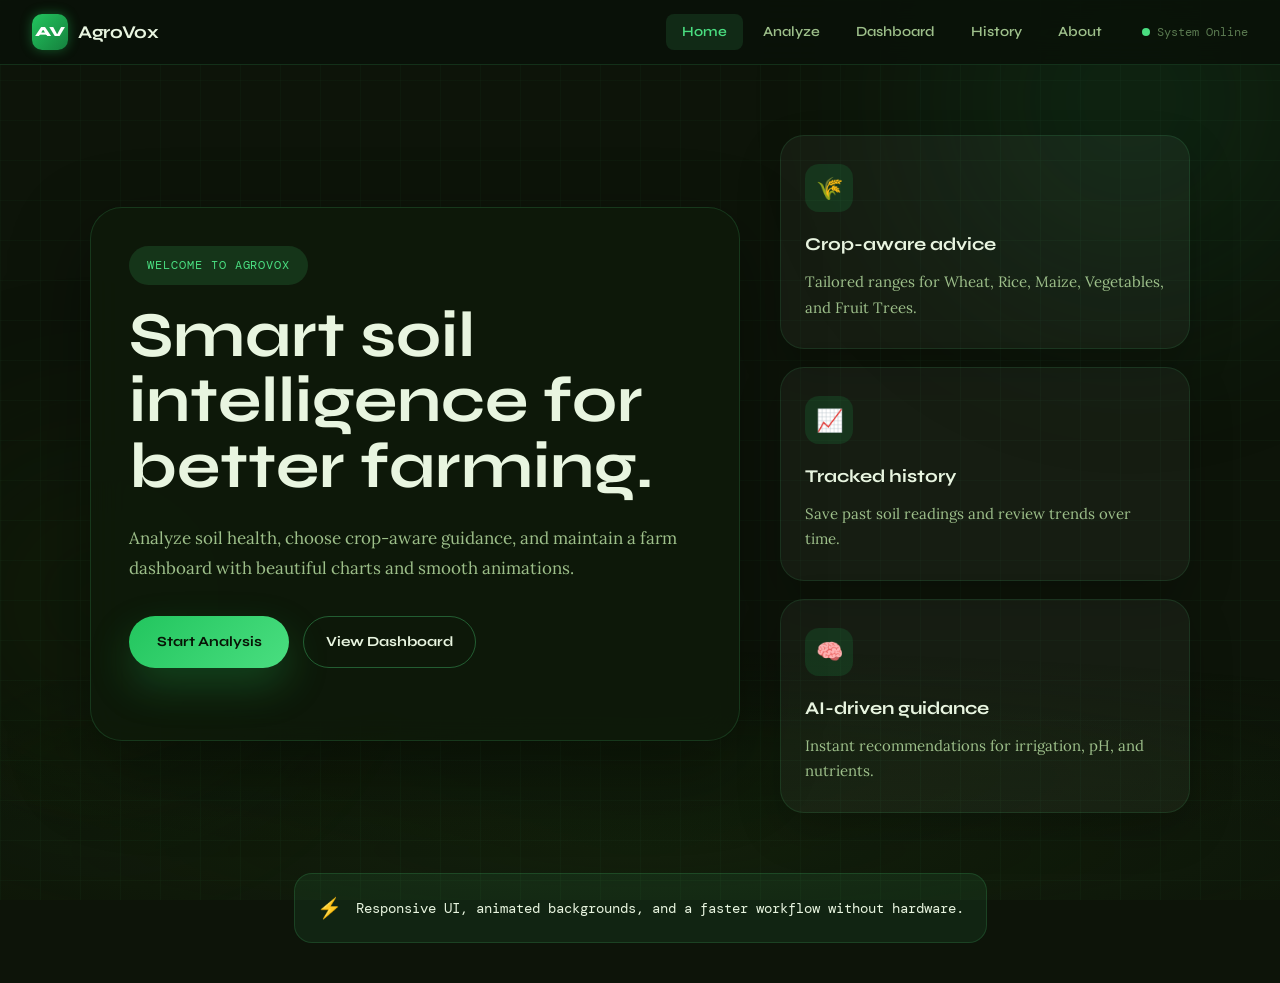
<file: agrovox/index.html>
<!DOCTYPE html>
<html lang="en">
<head>
  <meta charset="UTF-8" />
  <meta name="viewport" content="width=device-width, initial-scale=1.0" />
  <title>AgroVox Home</title>
  <link rel="preconnect" href="https://fonts.googleapis.com">
  <link href="https://fonts.googleapis.com/css2?family=Syne:wght@400;600;700;800&family=DM+Mono:ital,wght@0,300;0,400;1,300&family=Lora:ital,wght@0,400;0,600;1,400&display=swap" rel="stylesheet">
  <link rel="stylesheet" href="css/style.css" />
</head>
<body class="welcome-page">

  <div class="bg-canvas">
    <div class="soil-layer l1"></div>
    <div class="soil-layer l2"></div>
    <div class="floating-orb orb1"></div>
    <div class="floating-orb orb2"></div>
    <div class="grid-overlay"></div>
  </div>

  <nav class="topnav">
    <div class="brand-logo">
      
      <div class="logo-mark">AV</div>
      <span class="brand-name">AgroVox</span>
    </div>
    <div class="nav-links">
      <a href="index.html" class="active">Home</a>
      <a href="analyze.html">Analyze</a>
      <a href="pages/dashboard.html">Dashboard</a>
      <a href="pages/history.html">History</a>
      <a href="pages/about.html">About</a>
    </div>
    <div class="nav-status">
      <span class="status-dot"></span>
      <span>System Online</span>
    </div>
  </nav>

  <main class="welcome-hero">
    <section class="welcome-panel">
      <div class="welcome-badge">Welcome to AgroVox</div>
      <h1>Smart soil intelligence for better farming.</h1>
      <p>Analyze soil health, choose crop-aware guidance, and maintain a farm dashboard with beautiful charts and smooth animations.</p>
      <div class="welcome-actions">
        <a href="analyze.html" class="primary-btn">Start Analysis</a>
        <a href="pages/dashboard.html" class="outline-btn">View Dashboard</a>
      </div>
    </section>

    <section class="welcome-highlights">
      <div class="highlight-card pulse-card">
        <div class="card-icon">🌾</div>
        <h3>Crop-aware advice</h3>
        <p>Tailored ranges for Wheat, Rice, Maize, Vegetables, and Fruit Trees.</p>
      </div>
      <div class="highlight-card glow-card">
        <div class="card-icon">📈</div>
        <h3>Tracked history</h3>
        <p>Save past soil readings and review trends over time.</p>
      </div>
      <div class="highlight-card pulse-card">
        <div class="card-icon">🧠</div>
        <h3>AI-driven guidance</h3>
        <p>Instant recommendations for irrigation, pH, and nutrients.</p>
      </div>
    </section>
  </main>

  <footer class="welcome-footer">
    <div class="footer-card">
      <span>⚡</span>
      <p>Responsive UI, animated backgrounds, and a faster workflow without hardware.</p>
    </div>
  </footer>

</body>
</html>
</file>
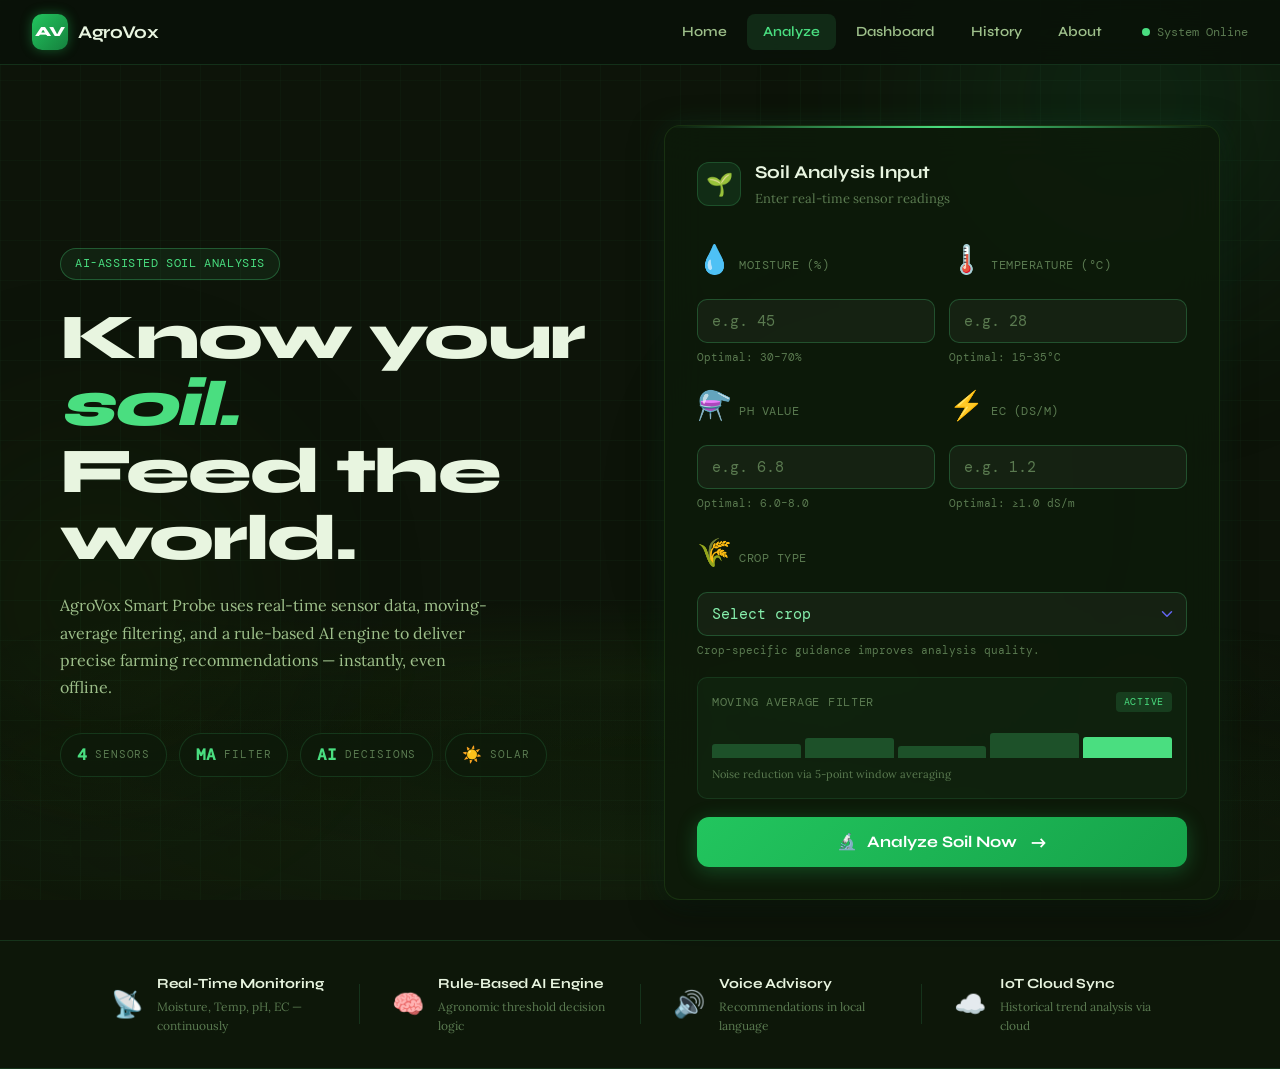
<file: agrovox/analyze.html>
<!DOCTYPE html>
<html lang="en">
<head>
  <meta charset="UTF-8" />
  <meta name="viewport" content="width=device-width, initial-scale=1.0" />
  <title>AgroVox Smart Probe</title>
  <link rel="preconnect" href="https://fonts.googleapis.com">
  <link href="https://fonts.googleapis.com/css2?family=Syne:wght@400;600;700;800&family=DM+Mono:ital,wght@0,300;0,400;1,300&family=Lora:ital,wght@0,400;0,600;1,400&display=swap" rel="stylesheet">
  <link rel="stylesheet" href="css/style.css" />
</head>
<body class="landing-page">

  <!-- Animated background -->
  <div class="bg-canvas">
    <div class="soil-layer l1"></div>
    <div class="soil-layer l2"></div>
    <div class="soil-layer l3"></div>
    <div class="floating-orb orb1"></div>
    <div class="floating-orb orb2"></div>
    <div class="floating-orb orb3"></div>
    <div class="grid-overlay"></div>
  </div>

  <!-- Nav -->
  <nav class="topnav">
    <div class="brand-logo">
      <div class="logo-mark">AV</div>
      <span class="brand-name">AgroVox</span>
    </div>
    <div class="nav-links">
      <a href="index.html">Home</a>
      <a href="analyze.html" class="active">Analyze</a>
      <a href="pages/dashboard.html">Dashboard</a>
      <a href="pages/history.html">History</a>
      <a href="pages/about.html">About</a>
    </div>
    <div class="nav-status">
      <span class="status-dot"></span>
      <span>System Online</span>
    </div>
  </nav>

  <!-- Hero -->
  <main class="hero-section">
    <div class="hero-left">
      <div class="hero-tag">AI-Assisted Soil Analysis</div>
      <h1 class="hero-title">
        Know your <em>soil.</em><br/>
        Feed the world.
      </h1>
      <p class="hero-desc">
        AgroVox Smart Probe uses real-time sensor data, moving-average filtering,
        and a rule-based AI engine to deliver precise farming recommendations —
        instantly, even offline.
      </p>
      <div class="hero-stats">
        <div class="stat-pill"><span class="stat-num">4</span><span>Sensors</span></div>
        <div class="stat-pill"><span class="stat-num">MA</span><span>Filter</span></div>
        <div class="stat-pill"><span class="stat-num">AI</span><span>Decisions</span></div>
        <div class="stat-pill"><span class="stat-num">☀️</span><span>Solar</span></div>
      </div>
    </div>

    <div class="hero-right">
      <div class="probe-card">
        <div class="probe-card-header">
          <div class="probe-icon">🌱</div>
          <div>
            <div class="probe-title">Soil Analysis Input</div>
            <div class="probe-sub">Enter real-time sensor readings</div>
          </div>
        </div>

        <form class="sensor-form" id="sensorForm">
          <div class="input-row">
            <div class="input-group">
              <label>
                <span class="param-icon">💧</span>
                Moisture (%)
              </label>
              <input type="number" id="moisture" placeholder="e.g. 45" min="0" max="100" step="0.1" required />
              <div class="range-hint">Optimal: 30–70%</div>
            </div>
            <div class="input-group">
              <label>
                <span class="param-icon">🌡️</span>
                Temperature (°C)
              </label>
              <input type="number" id="temp" placeholder="e.g. 28" min="0" max="60" step="0.1" required />
              <div class="range-hint">Optimal: 15–35°C</div>
            </div>
          </div>
          <div class="input-row">
            <div class="input-group">
              <label>
                <span class="param-icon">⚗️</span>
                pH Value
              </label>
              <input type="number" id="ph" placeholder="e.g. 6.8" min="0" max="14" step="0.1" required />
              <div class="range-hint">Optimal: 6.0–8.0</div>
            </div>
            <div class="input-group">
              <label>
                <span class="param-icon">⚡</span>
                EC (dS/m)
              </label>
              <input type="number" id="ec" placeholder="e.g. 1.2" min="0" max="10" step="0.01" required />
              <div class="range-hint">Optimal: ≥1.0 dS/m</div>
            </div>
          </div>

          <div class="input-row">
            <div class="input-group full-width">
              <label>
                <span class="param-icon">🌾</span>
                Crop Type
              </label>
              <select id="crop" required>
                <option value="">Select crop</option>
                <option>Wheat</option>
                <option>Rice</option>
                <option>Maize</option>
                <option>Vegetables</option>
                <option>Fruit Trees</option>
              </select>
              <div class="range-hint">Crop-specific guidance improves analysis quality.</div>
            </div>
          </div>

          <!-- MA Filter Visualizer -->
          <div class="ma-section">
            <div class="ma-label">
              <span>Moving Average Filter</span>
              <span class="ma-badge">ACTIVE</span>
            </div>
            <div class="ma-bars" id="maBars">
              <div class="ma-bar" style="height:40%"></div>
              <div class="ma-bar" style="height:55%"></div>
              <div class="ma-bar" style="height:35%"></div>
              <div class="ma-bar" style="height:70%"></div>
              <div class="ma-bar active" style="height:60%"></div>
            </div>
            <div class="ma-desc">Noise reduction via 5-point window averaging</div>
          </div>

          <button type="button" class="analyze-btn" onclick="analyzeAndGo()">
            <span class="btn-icon">🔬</span>
            Analyze Soil Now
            <span class="btn-arrow">→</span>
          </button>
        </form>
      </div>
    </div>
  </main>

  <!-- Feature strip -->
  <section class="feature-strip">
    <div class="feature-item">
      <div class="feat-icon">📡</div>
      <div class="feat-text">
        <strong>Real-Time Monitoring</strong>
        <span>Moisture, Temp, pH, EC — continuously</span>
      </div>
    </div>
    <div class="feat-divider"></div>
    <div class="feature-item">
      <div class="feat-icon">🧠</div>
      <div class="feat-text">
        <strong>Rule-Based AI Engine</strong>
        <span>Agronomic threshold decision logic</span>
      </div>
    </div>
    <div class="feat-divider"></div>
    <div class="feature-item">
      <div class="feat-icon">🔊</div>
      <div class="feat-text">
        <strong>Voice Advisory</strong>
        <span>Recommendations in local language</span>
      </div>
    </div>
    <div class="feat-divider"></div>
    <div class="feature-item">
      <div class="feat-icon">☁️</div>
      <div class="feat-text">
        <strong>IoT Cloud Sync</strong>
        <span>Historical trend analysis via cloud</span>
      </div>
    </div>
  </section>

  <script src="js/app.js"></script>
</body>
</html>
</file>
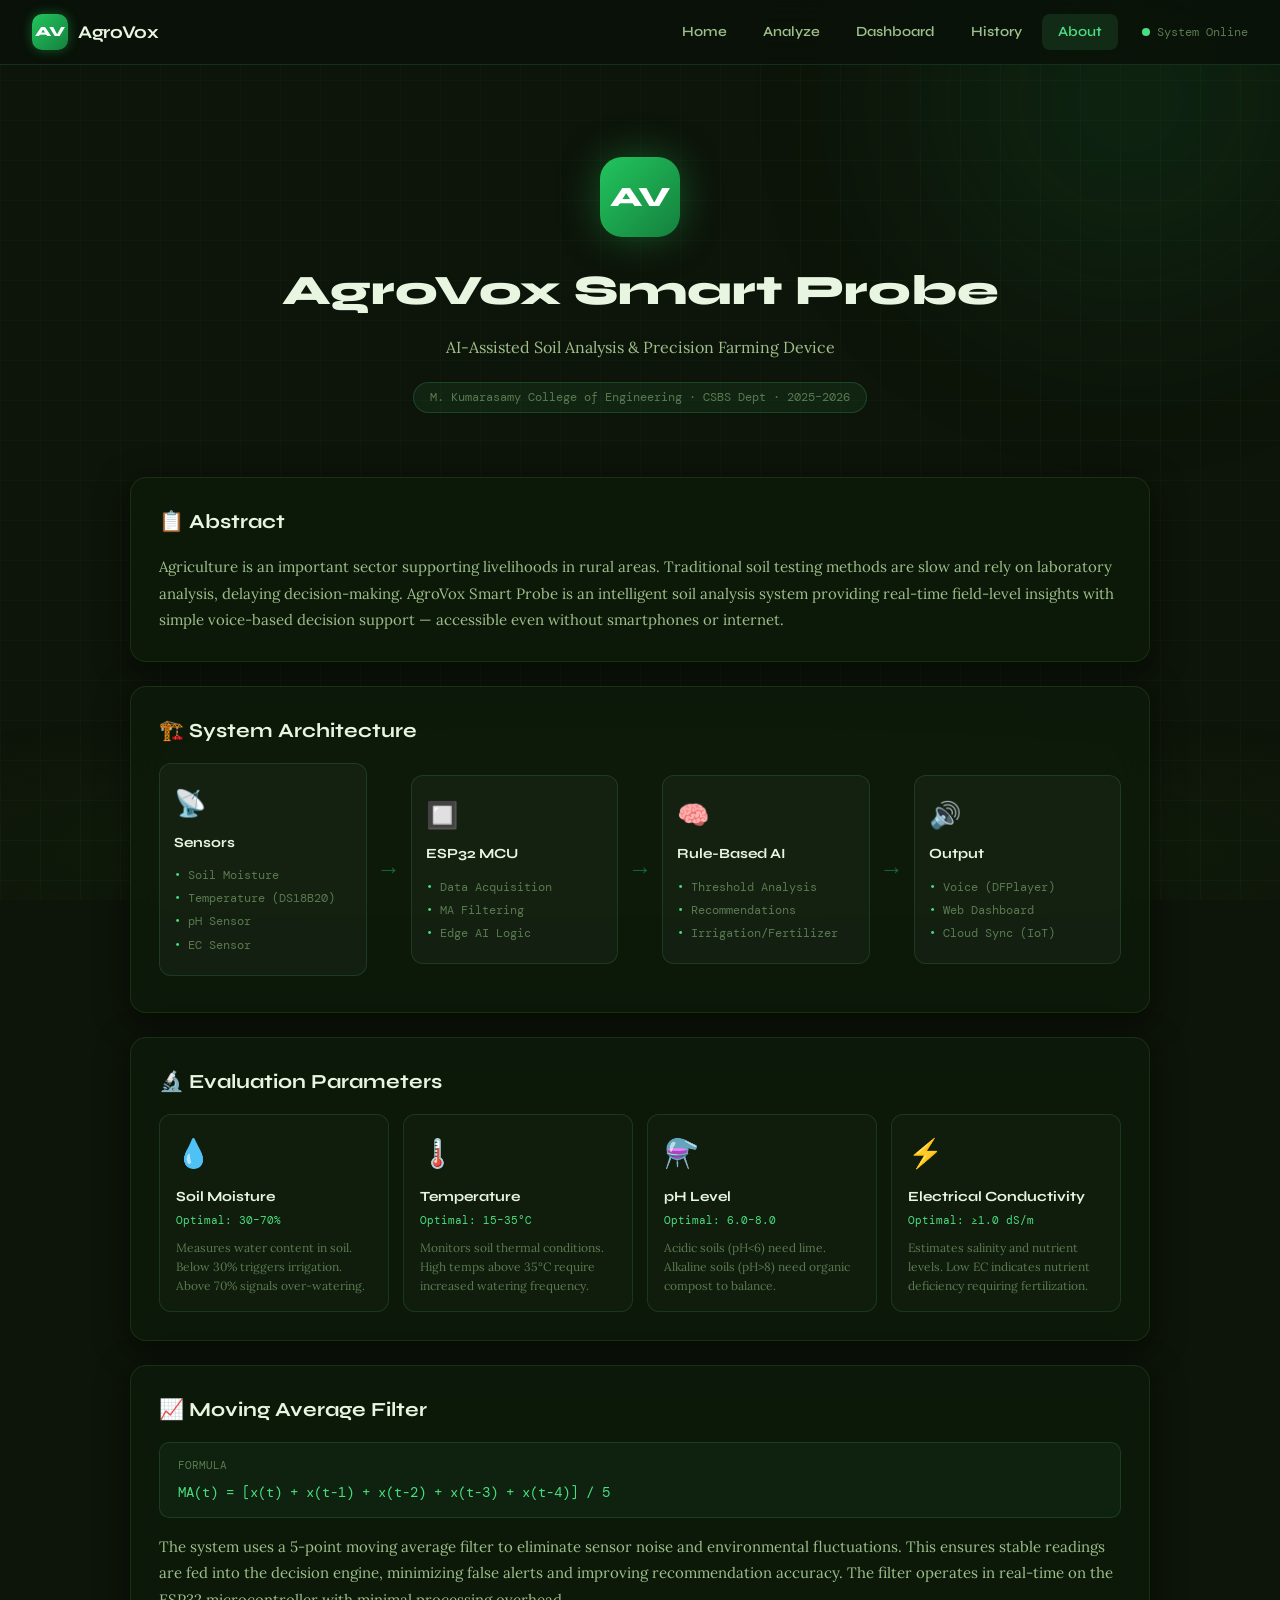
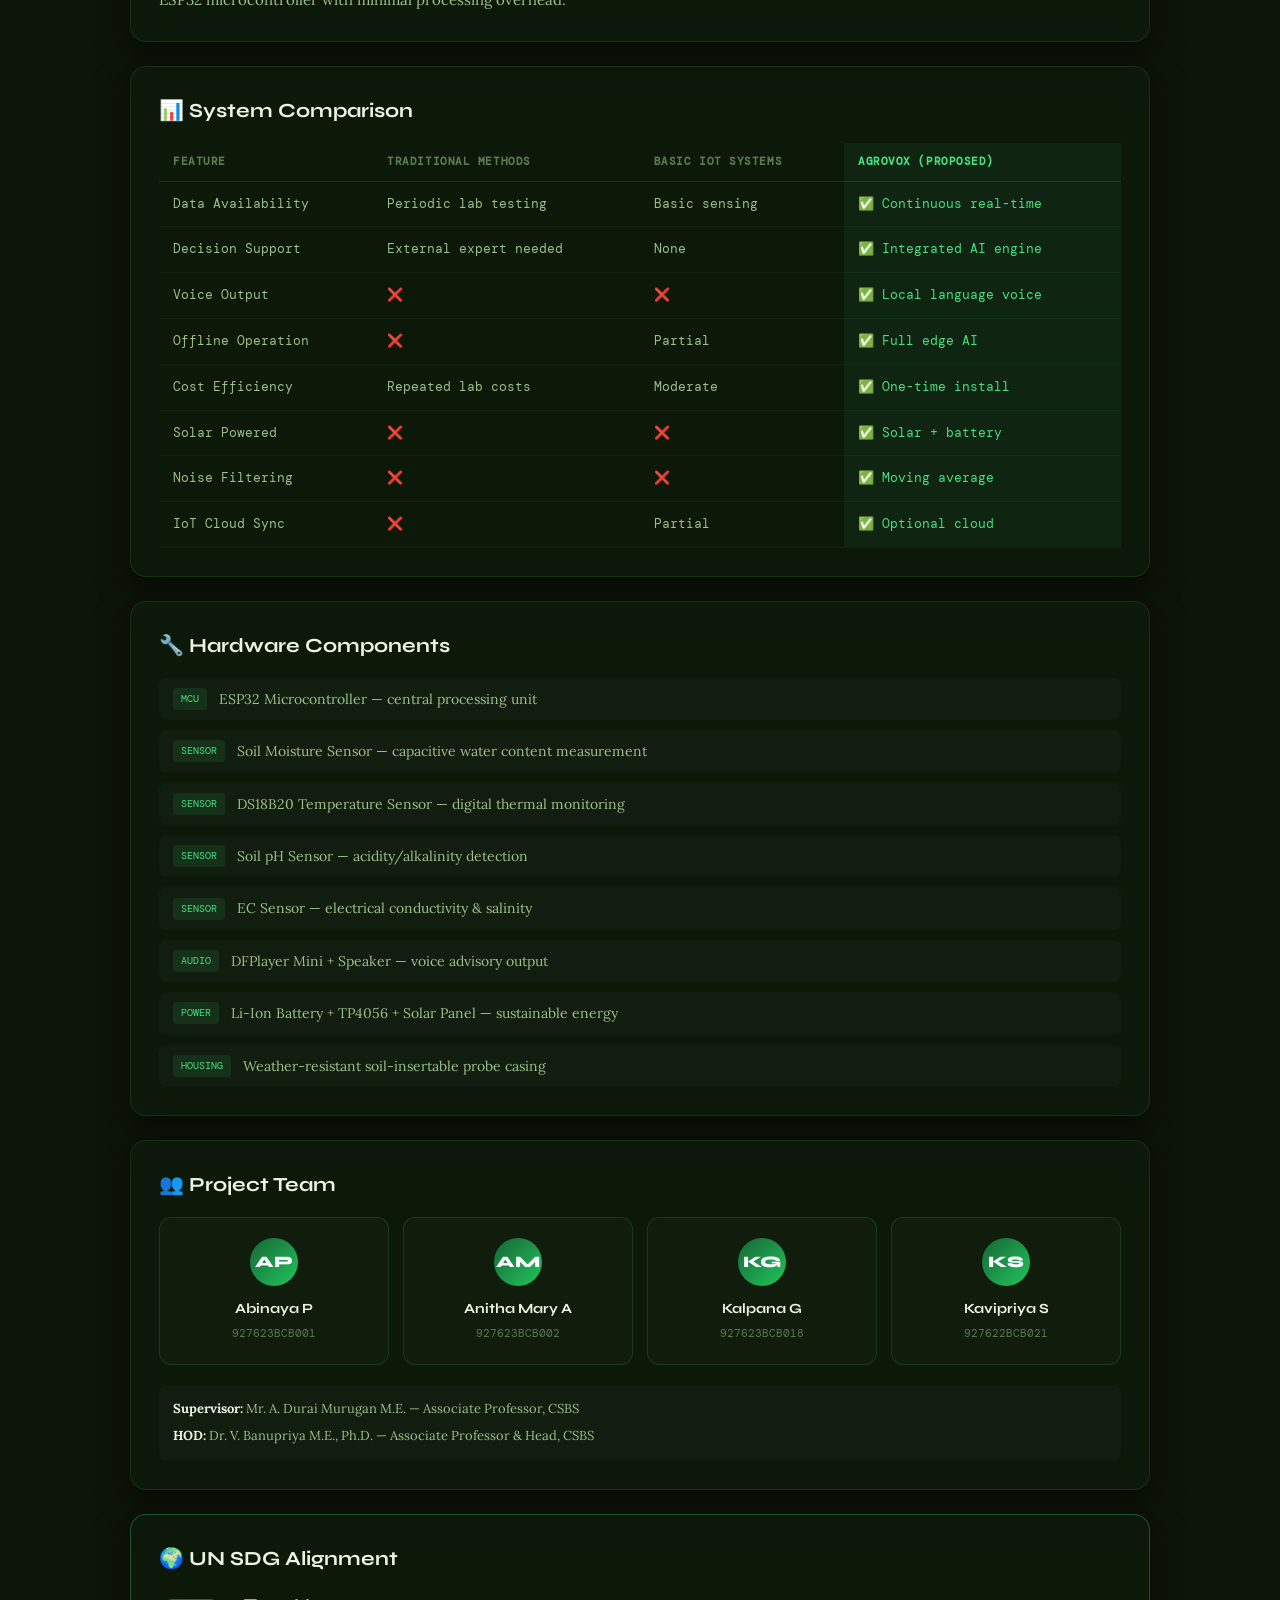
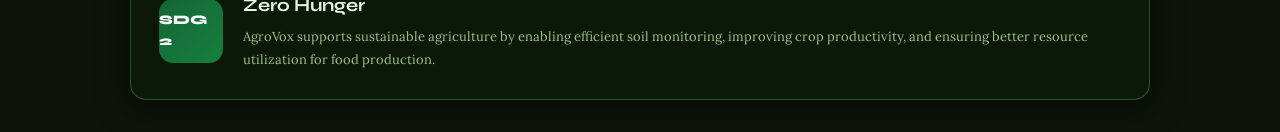
<file: agrovox/pages/about.html>
<!DOCTYPE html>
<html lang="en">
<head>
  <meta charset="UTF-8" />
  <meta name="viewport" content="width=device-width, initial-scale=1.0" />
  <title>AgroVox – About</title>
  <link rel="preconnect" href="https://fonts.googleapis.com">
  <link href="https://fonts.googleapis.com/css2?family=Syne:wght@400;600;700;800&family=DM+Mono:ital,wght@0,300;0,400;1,300&family=Lora:ital,wght@0,400;0,600;1,400&display=swap" rel="stylesheet">
  <link rel="stylesheet" href="../css/style.css" />
</head>
<body class="about-page">

  <div class="bg-canvas">
    <div class="soil-layer l1"></div>
    <div class="floating-orb orb1"></div>
    <div class="grid-overlay"></div>
  </div>

  <nav class="topnav">
    <div class="brand-logo">
      <div class="logo-mark">AV</div>
      <span class="brand-name">AgroVox</span>
    </div>
    <div class="nav-links">
      <a href="../index.html">Home</a>
      <a href="../analyze.html">Analyze</a>
      <a href="dashboard.html">Dashboard</a>
      <a href="history.html">History</a>
      <a href="about.html" class="active">About</a>
    </div>
    <div class="nav-status">
      <span class="status-dot"></span>
      <span>System Online</span>
    </div>
  </nav>

  <div class="about-wrapper">

    <!-- Hero -->
    <div class="about-hero">
      <div class="about-logo-big">AV</div>
      <h1>AgroVox Smart Probe</h1>
      <p class="about-tagline">AI-Assisted Soil Analysis & Precision Farming Device</p>
      <div class="college-tag">M. Kumarasamy College of Engineering · CSBS Dept · 2025–2026</div>
    </div>

    <!-- Abstract -->
    <div class="glass-card about-section">
      <h2>📋 Abstract</h2>
      <p>Agriculture is an important sector supporting livelihoods in rural areas. Traditional soil testing methods are slow and rely on laboratory analysis, delaying decision-making. AgroVox Smart Probe is an intelligent soil analysis system providing real-time field-level insights with simple voice-based decision support — accessible even without smartphones or internet.</p>
    </div>

    <!-- System Architecture -->
    <div class="glass-card about-section">
      <h2>🏗️ System Architecture</h2>
      <div class="arch-flow">
        <div class="arch-box sensors">
          <div class="arch-icon">📡</div>
          <strong>Sensors</strong>
          <ul>
            <li>Soil Moisture</li>
            <li>Temperature (DS18B20)</li>
            <li>pH Sensor</li>
            <li>EC Sensor</li>
          </ul>
        </div>
        <div class="arch-arrow">→</div>
        <div class="arch-box mcu">
          <div class="arch-icon">🔲</div>
          <strong>ESP32 MCU</strong>
          <ul>
            <li>Data Acquisition</li>
            <li>MA Filtering</li>
            <li>Edge AI Logic</li>
          </ul>
        </div>
        <div class="arch-arrow">→</div>
        <div class="arch-box decision">
          <div class="arch-icon">🧠</div>
          <strong>Rule-Based AI</strong>
          <ul>
            <li>Threshold Analysis</li>
            <li>Recommendations</li>
            <li>Irrigation/Fertilizer</li>
          </ul>
        </div>
        <div class="arch-arrow">→</div>
        <div class="arch-box output">
          <div class="arch-icon">🔊</div>
          <strong>Output</strong>
          <ul>
            <li>Voice (DFPlayer)</li>
            <li>Web Dashboard</li>
            <li>Cloud Sync (IoT)</li>
          </ul>
        </div>
      </div>
    </div>

    <!-- Sensors & Parameters -->
    <div class="glass-card about-section">
      <h2>🔬 Evaluation Parameters</h2>
      <div class="params-grid">
        <div class="param-box">
          <div class="param-icon">💧</div>
          <div class="param-name">Soil Moisture</div>
          <div class="param-range">Optimal: 30–70%</div>
          <div class="param-desc">Measures water content in soil. Below 30% triggers irrigation. Above 70% signals over-watering.</div>
        </div>
        <div class="param-box">
          <div class="param-icon">🌡️</div>
          <div class="param-name">Temperature</div>
          <div class="param-range">Optimal: 15–35°C</div>
          <div class="param-desc">Monitors soil thermal conditions. High temps above 35°C require increased watering frequency.</div>
        </div>
        <div class="param-box">
          <div class="param-icon">⚗️</div>
          <div class="param-name">pH Level</div>
          <div class="param-range">Optimal: 6.0–8.0</div>
          <div class="param-desc">Acidic soils (pH&lt;6) need lime. Alkaline soils (pH&gt;8) need organic compost to balance.</div>
        </div>
        <div class="param-box">
          <div class="param-icon">⚡</div>
          <div class="param-name">Electrical Conductivity</div>
          <div class="param-range">Optimal: ≥1.0 dS/m</div>
          <div class="param-desc">Estimates salinity and nutrient levels. Low EC indicates nutrient deficiency requiring fertilization.</div>
        </div>
      </div>
    </div>

    <!-- MA Filtering -->
    <div class="glass-card about-section">
      <h2>📈 Moving Average Filter</h2>
      <div class="ma-explain">
        <div class="ma-formula">
          <div class="formula-label">Formula</div>
          <div class="formula-text">MA(t) = [x(t) + x(t-1) + x(t-2) + x(t-3) + x(t-4)] / 5</div>
        </div>
        <p>The system uses a 5-point moving average filter to eliminate sensor noise and environmental fluctuations. This ensures stable readings are fed into the decision engine, minimizing false alerts and improving recommendation accuracy. The filter operates in real-time on the ESP32 microcontroller with minimal processing overhead.</p>
      </div>
    </div>

    <!-- Comparison table -->
    <div class="glass-card about-section">
      <h2>📊 System Comparison</h2>
      <div class="table-wrap">
        <table class="data-table comparison-table">
          <thead>
            <tr>
              <th>Feature</th>
              <th>Traditional Methods</th>
              <th>Basic IoT Systems</th>
              <th class="highlight-col">AgroVox (Proposed)</th>
            </tr>
          </thead>
          <tbody>
            <tr><td>Data Availability</td><td>Periodic lab testing</td><td>Basic sensing</td><td class="highlight-col">✅ Continuous real-time</td></tr>
            <tr><td>Decision Support</td><td>External expert needed</td><td>None</td><td class="highlight-col">✅ Integrated AI engine</td></tr>
            <tr><td>Voice Output</td><td>❌</td><td>❌</td><td class="highlight-col">✅ Local language voice</td></tr>
            <tr><td>Offline Operation</td><td>❌</td><td>Partial</td><td class="highlight-col">✅ Full edge AI</td></tr>
            <tr><td>Cost Efficiency</td><td>Repeated lab costs</td><td>Moderate</td><td class="highlight-col">✅ One-time install</td></tr>
            <tr><td>Solar Powered</td><td>❌</td><td>❌</td><td class="highlight-col">✅ Solar + battery</td></tr>
            <tr><td>Noise Filtering</td><td>❌</td><td>❌</td><td class="highlight-col">✅ Moving average</td></tr>
            <tr><td>IoT Cloud Sync</td><td>❌</td><td>Partial</td><td class="highlight-col">✅ Optional cloud</td></tr>
          </tbody>
        </table>
      </div>
    </div>

    <!-- Hardware -->
    <div class="glass-card about-section">
      <h2>🔧 Hardware Components</h2>
      <div class="hw-list">
        <div class="hw-item"><span class="hw-chip">MCU</span> ESP32 Microcontroller — central processing unit</div>
        <div class="hw-item"><span class="hw-chip">Sensor</span> Soil Moisture Sensor — capacitive water content measurement</div>
        <div class="hw-item"><span class="hw-chip">Sensor</span> DS18B20 Temperature Sensor — digital thermal monitoring</div>
        <div class="hw-item"><span class="hw-chip">Sensor</span> Soil pH Sensor — acidity/alkalinity detection</div>
        <div class="hw-item"><span class="hw-chip">Sensor</span> EC Sensor — electrical conductivity & salinity</div>
        <div class="hw-item"><span class="hw-chip">Audio</span> DFPlayer Mini + Speaker — voice advisory output</div>
        <div class="hw-item"><span class="hw-chip">Power</span> Li-Ion Battery + TP4056 + Solar Panel — sustainable energy</div>
        <div class="hw-item"><span class="hw-chip">Housing</span> Weather-resistant soil-insertable probe casing</div>
      </div>
    </div>

    <!-- Team -->
    <div class="glass-card about-section">
      <h2>👥 Project Team</h2>
      <div class="team-grid">
        <div class="team-card"><div class="team-av">AP</div><strong>Abinaya P</strong><span>927623BCB001</span></div>
        <div class="team-card"><div class="team-av">AM</div><strong>Anitha Mary A</strong><span>927623BCB002</span></div>
        <div class="team-card"><div class="team-av">KG</div><strong>Kalpana G</strong><span>927623BCB018</span></div>
        <div class="team-card"><div class="team-av">KS</div><strong>Kavipriya S</strong><span>927622BCB021</span></div>
      </div>
      <div class="guide-row">
        <div><strong>Supervisor:</strong> Mr. A. Durai Murugan M.E. — Associate Professor, CSBS</div>
        <div><strong>HOD:</strong> Dr. V. Banupriya M.E., Ph.D. — Associate Professor & Head, CSBS</div>
      </div>
    </div>

    <!-- SDG -->
    <div class="glass-card about-section sdg-card">
      <h2>🌍 UN SDG Alignment</h2>
      <div class="sdg-content">
        <div class="sdg-badge">SDG 2</div>
        <div>
          <strong>Zero Hunger</strong>
          <p>AgroVox supports sustainable agriculture by enabling efficient soil monitoring, improving crop productivity, and ensuring better resource utilization for food production.</p>
        </div>
      </div>
    </div>

  </div>

  <script src="../js/app.js"></script>
</body>
</html>
</file>
<file: agrovox/css/style.css>
/* ============================================
   AgroVox Smart Probe – Main Stylesheet
   Aesthetic: Organic Dark / Agricultural Tech
   ============================================ */

:root {
  --bg: #0d1409;
  --bg2: #111a0d;
  --bg3: #162010;
  --glass: rgba(20, 35, 14, 0.72);
  --glass-border: rgba(80, 160, 50, 0.18);
  --green: #4ade80;
  --green-dim: #22c55e;
  --green-dark: #166534;
  --amber: #fbbf24;
  --red: #f87171;
  --blue: #60a5fa;
  --purple: #a78bfa;
  --text: #e8f5e0;
  --text-dim: #9dbf8a;
  --text-muted: #5a7a50;
  --border: rgba(74, 222, 128, 0.15);
  --card-bg: rgba(14, 26, 10, 0.85);
  --font-head: 'Syne', sans-serif;
  --font-body: 'Lora', serif;
  --font-mono: 'DM Mono', monospace;
  --radius: 16px;
  --radius-sm: 10px;
  --shadow: 0 8px 32px rgba(0,0,0,0.5);
  --glow: 0 0 30px rgba(74, 222, 128, 0.12);
}

*, *::before, *::after { box-sizing: border-box; margin: 0; padding: 0; }

html { scroll-behavior: smooth; }

body {
  background: var(--bg);
  color: var(--text);
  font-family: var(--font-body);
  font-size: 15px;
  line-height: 1.6;
  min-height: 100vh;
  overflow-x: hidden;
}

/* ── Background ── */
.bg-canvas {
  position: fixed;
  inset: 0;
  z-index: 0;
  pointer-events: none;
  overflow: hidden;
}

.soil-layer {
  position: absolute;
  width: 120%;
  left: -10%;
  border-radius: 50%;
  opacity: 0.4;
}
.l1 { height: 300px; bottom: -100px; background: radial-gradient(ellipse, #1a3010 0%, transparent 70%); transform: scaleX(1.4); }
.l2 { height: 200px; bottom: 50px; background: radial-gradient(ellipse, #0f2008 0%, transparent 70%); transform: scaleX(1.2); }
.l3 { height: 150px; bottom: 150px; background: radial-gradient(ellipse, #16280c 0%, transparent 70%); }

.floating-orb {
  position: absolute;
  border-radius: 50%;
  filter: blur(80px);
  opacity: 0.25;
}
.orb1 { width: 500px; height: 500px; top: -150px; right: -100px; background: radial-gradient(circle, #166534, transparent); animation: orb-drift 12s ease-in-out infinite alternate; }
.orb2 { width: 400px; height: 400px; bottom: 100px; left: -100px; background: radial-gradient(circle, #1e3a0a, transparent); animation: orb-drift 9s ease-in-out infinite alternate-reverse; }
.orb3 { width: 300px; height: 300px; top: 40%; right: 20%; background: radial-gradient(circle, #0f4a0a, transparent); animation: orb-drift 15s ease-in-out infinite alternate; }

@keyframes orb-drift {
  from { transform: translate(0,0) scale(1); }
  to   { transform: translate(30px, -20px) scale(1.1); }
}

.grid-overlay {
  position: absolute;
  inset: 0;
  background-image:
    linear-gradient(rgba(74,222,128,0.03) 1px, transparent 1px),
    linear-gradient(90deg, rgba(74,222,128,0.03) 1px, transparent 1px);
  background-size: 40px 40px;
}

/* ── Nav ── */
.topnav {
  position: sticky;
  top: 0;
  z-index: 100;
  display: flex;
  align-items: center;
  gap: 24px;
  padding: 14px 32px;
  background: rgba(10, 18, 8, 0.88);
  backdrop-filter: blur(16px);
  border-bottom: 1px solid var(--border);
}

.brand-logo {
  display: flex;
  align-items: center;
  gap: 10px;
  flex-shrink: 0;
}
.logo-mark {
  width: 36px; height: 36px;
  border-radius: 10px;
  background: linear-gradient(135deg, #22c55e, #15803d);
  display: flex; align-items: center; justify-content: center;
  font-family: var(--font-head);
  font-weight: 800;
  font-size: 14px;
  color: #fff;
  box-shadow: 0 0 12px rgba(34,197,94,0.4);
}
.brand-name {
  font-family: var(--font-head);
  font-weight: 700;
  font-size: 18px;
  color: var(--text);
  letter-spacing: -0.02em;
}

.nav-links {
  display: flex;
  gap: 4px;
  margin-left: auto;
}
.nav-links a {
  padding: 7px 16px;
  border-radius: 8px;
  color: var(--text-dim);
  text-decoration: none;
  font-family: var(--font-head);
  font-size: 14px;
  font-weight: 600;
  transition: all 0.2s;
}
.nav-links a:hover { color: var(--text); background: rgba(74,222,128,0.08); }
.nav-links a.active { color: var(--green); background: rgba(74,222,128,0.12); }

.nav-status {
  display: flex;
  align-items: center;
  gap: 7px;
  font-family: var(--font-mono);
  font-size: 12px;
  color: var(--text-muted);
}
.status-dot {
  width: 8px; height: 8px;
  border-radius: 50%;
  background: var(--green);
  animation: pulse-dot 2s ease-in-out infinite;
}
@keyframes pulse-dot {
  0%,100% { box-shadow: 0 0 0 0 rgba(74,222,128,0.4); }
  50% { box-shadow: 0 0 0 6px rgba(74,222,128,0); }
}

/* ── Hero (Landing) ── */
.hero-section {
  position: relative;
  z-index: 1;
  display: grid;
  grid-template-columns: 1fr 1fr;
  gap: 48px;
  align-items: center;
  min-height: calc(100vh - 65px - 80px);
  padding: 60px 60px 40px;
  max-width: 1300px;
  margin: 0 auto;
}

.hero-tag {
  display: inline-flex;
  align-items: center;
  gap: 6px;
  padding: 5px 14px;
  border-radius: 100px;
  border: 1px solid rgba(74,222,128,0.3);
  background: rgba(74,222,128,0.07);
  font-family: var(--font-mono);
  font-size: 12px;
  color: var(--green);
  letter-spacing: 0.05em;
  text-transform: uppercase;
  margin-bottom: 24px;
}

.hero-title {
  font-family: var(--font-head);
  font-size: clamp(42px, 5vw, 68px);
  font-weight: 800;
  line-height: 1.05;
  letter-spacing: -0.03em;
  color: var(--text);
  margin-bottom: 20px;
}
.hero-title em {
  font-style: italic;
  color: var(--green);
  font-family: var(--font-head);
}

.hero-desc {
  color: var(--text-dim);
  font-size: 16px;
  line-height: 1.7;
  max-width: 440px;
  margin-bottom: 32px;
}

.hero-stats {
  display: flex;
  gap: 12px;
  flex-wrap: wrap;
}
.stat-pill {
  display: flex;
  align-items: center;
  gap: 8px;
  padding: 8px 16px;
  border-radius: 100px;
  background: var(--card-bg);
  border: 1px solid var(--border);
  font-family: var(--font-mono);
}
.stat-pill .stat-num {
  font-size: 16px;
  font-weight: 600;
  color: var(--green);
}
.stat-pill span:last-child {
  font-size: 11px;
  color: var(--text-muted);
  text-transform: uppercase;
  letter-spacing: 0.08em;
}

/* ── Probe Card ── */
.probe-card {
  background: var(--card-bg);
  border: 1px solid var(--glass-border);
  border-radius: var(--radius);
  padding: 32px;
  backdrop-filter: blur(20px);
  box-shadow: var(--shadow), var(--glow);
  position: relative;
  overflow: hidden;
}
.probe-card::before {
  content: '';
  position: absolute;
  top: 0; left: 0; right: 0;
  height: 2px;
  background: linear-gradient(90deg, transparent, var(--green), transparent);
}

.probe-card-header {
  display: flex;
  align-items: center;
  gap: 14px;
  margin-bottom: 28px;
}
.probe-icon {
  width: 44px; height: 44px;
  border-radius: 12px;
  background: rgba(74,222,128,0.1);
  border: 1px solid rgba(74,222,128,0.2);
  display: flex; align-items: center; justify-content: center;
  font-size: 22px;
}
.probe-title {
  font-family: var(--font-head);
  font-size: 18px;
  font-weight: 700;
  color: var(--text);
}
.probe-sub { font-size: 13px; color: var(--text-muted); margin-top: 2px; }

.sensor-form { display: flex; flex-direction: column; gap: 18px; }

.input-row { display: grid; grid-template-columns: 1fr 1fr; gap: 14px; }

.input-group { display: flex; flex-direction: column; gap: 6px; }

.input-group label {
  display: flex;
  align-items: center;
  gap: 7px;
  font-family: var(--font-mono);
  font-size: 12px;
  color: var(--text-muted);
  letter-spacing: 0.04em;
  text-transform: uppercase;
}
.param-icon { font-size: 14px; }

.input-group input,
.input-group select {
  background: rgba(255,255,255,0.04);
  border: 1px solid rgba(74,222,128,0.25);
  border-radius: 10px;
  padding: 11px 14px;
  color: #86efac;
  font-family: var(--font-mono);
  font-size: 15px;
  outline: none;
  transition: all 0.2s;
}
.input-group select {
  appearance: none;
  cursor: pointer;
  background-image: url("data:image/svg+xml;charset=UTF-8,%3csvg xmlns='http://www.w3.org/2000/svg' viewBox='0 0 24 24' fill='none' stroke='%236366f1' stroke-width='2' stroke-linecap='round' stroke-linejoin='round'%3e%3cpolyline points='6 9 12 15 18 9'%3e%3c/polyline%3e%3c/svg%3e");
  background-repeat: no-repeat;
  background-position: right 10px center;
  background-size: 18px;
  padding-right: 40px;
}
.input-group input::placeholder { color: var(--text-muted); }
.input-group input:focus,
.input-group select:focus {
  border-color: rgba(74,222,128,0.6);
  background: rgba(74,222,128,0.1);
  box-shadow: 0 0 0 3px rgba(74,222,128,0.15);
}
.input-group select option {
  background: #0f172a;
  color: #86efac;
}
.input-group.full-width { grid-column: 1 / -1; }

.range-hint {
  font-size: 11px;
  color: var(--text-muted);
  font-family: var(--font-mono);
}

.score-meta {
  margin: 14px 0 8px;
  font-family: var(--font-mono);
  font-size: 13px;
  color: var(--text-muted);
}
.score-meta span {
  color: var(--text);
  font-weight: 700;
}


/* MA Filter section */
.ma-section {
  padding: 14px;
  background: rgba(74,222,128,0.04);
  border: 1px solid rgba(74,222,128,0.12);
  border-radius: 10px;
}
.ma-label {
  display: flex;
  align-items: center;
  justify-content: space-between;
  font-family: var(--font-mono);
  font-size: 12px;
  color: var(--text-muted);
  text-transform: uppercase;
  letter-spacing: 0.06em;
  margin-bottom: 10px;
}
.ma-badge {
  background: rgba(74,222,128,0.15);
  color: var(--green);
  padding: 2px 8px;
  border-radius: 4px;
  font-size: 10px;
}
.ma-bars {
  display: flex;
  align-items: flex-end;
  gap: 4px;
  height: 36px;
}
.ma-bar {
  flex: 1;
  background: rgba(74,222,128,0.25);
  border-radius: 3px 3px 0 0;
  transition: height 0.5s ease;
}
.ma-bar.active { background: var(--green); }
.ma-desc {
  margin-top: 8px;
  font-size: 11px;
  color: var(--text-muted);
}

/* Analyze button */
.analyze-btn {
  display: flex;
  align-items: center;
  justify-content: center;
  gap: 10px;
  padding: 14px 28px;
  background: linear-gradient(135deg, #22c55e, #16a34a);
  color: #fff;
  border: none;
  border-radius: 12px;
  font-family: var(--font-head);
  font-size: 16px;
  font-weight: 700;
  cursor: pointer;
  transition: all 0.2s;
  box-shadow: 0 4px 20px rgba(34,197,94,0.3);
}
.analyze-btn:hover {
  transform: translateY(-2px);
  box-shadow: 0 8px 28px rgba(34,197,94,0.4);
}
.analyze-btn:active { transform: translateY(0); }
.btn-arrow { margin-left: 4px; font-size: 18px; }

/* ── Feature Strip ── */
.feature-strip {
  position: relative; z-index: 1;
  display: flex;
  align-items: center;
  justify-content: center;
  gap: 0;
  padding: 20px 60px;
  background: rgba(14,26,10,0.6);
  border-top: 1px solid var(--border);
  border-bottom: 1px solid var(--border);
}
.feature-item {
  display: flex;
  align-items: center;
  gap: 14px;
  padding: 12px 32px;
  flex: 1;
  max-width: 280px;
}
.feat-icon { font-size: 26px; }
.feat-text { display: flex; flex-direction: column; }
.feat-text strong { font-family: var(--font-head); font-size: 14px; color: var(--text); }
.feat-text span { font-size: 12px; color: var(--text-muted); margin-top: 2px; }
.feat-divider { width: 1px; height: 40px; background: var(--border); }

/* ── Glass Card (shared) ── */
.glass-card {
  background: var(--card-bg);
  border: 1px solid var(--glass-border);
  border-radius: var(--radius);
  padding: 28px;
  backdrop-filter: blur(16px);
  box-shadow: var(--shadow);
  position: relative;
  z-index: 1;
}

.card-title-row {
  display: flex;
  align-items: center;
  justify-content: space-between;
  margin-bottom: 20px;
}
.card-title-row h2 {
  font-family: var(--font-head);
  font-size: 17px;
  font-weight: 700;
  color: var(--text);
}

.chip {
  padding: 4px 12px;
  border-radius: 100px;
  background: rgba(74,222,128,0.1);
  border: 1px solid rgba(74,222,128,0.2);
  font-family: var(--font-mono);
  font-size: 11px;
  color: var(--green);
  letter-spacing: 0.05em;
}

/* ── Dashboard ── */
.dashboard-wrapper {
  position: relative; z-index: 1;
  padding: 32px 40px;
  max-width: 1400px;
  margin: 0 auto;
  display: flex;
  flex-direction: column;
  gap: 24px;
}

.metrics-row {
  display: grid;
  grid-template-columns: repeat(4, 1fr);
  gap: 16px;
}

.metric-card {
  background: var(--card-bg);
  border: 1px solid var(--glass-border);
  border-radius: var(--radius-sm);
  padding: 20px;
  backdrop-filter: blur(12px);
  position: relative;
  overflow: hidden;
  transition: all 0.3s;
}
.metric-card:hover { transform: translateY(-2px); box-shadow: var(--shadow), var(--glow); }

.metric-icon { font-size: 24px; margin-bottom: 12px; }

.metric-body { display: flex; align-items: baseline; gap: 6px; margin-bottom: 12px; }
.metric-label { display: none; }
.metric-value {
  font-family: var(--font-head);
  font-size: 36px;
  font-weight: 800;
  color: var(--text);
  line-height: 1;
}
.metric-unit { font-family: var(--font-mono); font-size: 13px; color: var(--text-muted); }

.metric-bar-track {
  height: 3px;
  background: rgba(255,255,255,0.07);
  border-radius: 2px;
  overflow: hidden;
  margin-bottom: 10px;
}
.metric-bar-fill {
  height: 100%;
  width: 0%;
  background: var(--green);
  border-radius: 2px;
  transition: width 1s ease;
}

.metric-card::after {
  content: attr(data-label);
  position: absolute;
  top: 20px; right: 14px;
  font-family: var(--font-mono);
  font-size: 11px;
  color: var(--text-muted);
}

.metric-status {
  font-family: var(--font-mono);
  font-size: 11px;
  padding: 3px 9px;
  border-radius: 5px;
  display: inline-block;
}
.status-ok { background: rgba(34,197,94,0.12); color: var(--green-dim); }
.status-warn { background: rgba(251,191,36,0.12); color: var(--amber); }
.status-bad { background: rgba(248,113,113,0.12); color: var(--red); }

.main-grid {
  display: grid;
  grid-template-columns: 1fr 1fr;
  grid-template-rows: auto auto;
  gap: 20px;
}

.chart-block { }
.reco-block { grid-row: span 2; }
.score-block { }

.reco-list {
  display: flex;
  flex-direction: column;
  gap: 10px;
  min-height: 180px;
}
.reco-item {
  display: flex;
  align-items: flex-start;
  gap: 12px;
  padding: 12px 16px;
  border-radius: var(--radius-sm);
  border: 1px solid var(--border);
  background: rgba(255,255,255,0.02);
  animation: slide-in 0.4s ease both;
}
@keyframes slide-in {
  from { opacity:0; transform: translateX(-12px); }
  to { opacity:1; transform: translateX(0); }
}
.reco-icon { font-size: 20px; flex-shrink: 0; margin-top: 1px; }
.reco-text { flex: 1; }
.reco-title { font-family: var(--font-head); font-size: 14px; font-weight: 600; color: var(--text); }
.reco-desc { font-size: 13px; color: var(--text-dim); margin-top: 3px; }
.reco-badge { font-family: var(--font-mono); font-size: 10px; padding: 2px 8px; border-radius: 4px; }
.reco-badge.urgent { background: rgba(248,113,113,0.15); color: var(--red); }
.reco-badge.ok { background: rgba(34,197,94,0.12); color: var(--green-dim); }
.reco-badge.caution { background: rgba(251,191,36,0.12); color: var(--amber); }
.reco-empty { font-family: var(--font-mono); font-size: 13px; color: var(--text-muted); padding: 20px; text-align: center; }

.reco-footer {
  display: flex;
  align-items: center;
  justify-content: space-between;
  margin-top: 20px;
  padding-top: 16px;
  border-top: 1px solid var(--border);
}
.back-link {
  color: var(--text-dim);
  text-decoration: none;
  font-family: var(--font-mono);
  font-size: 13px;
  transition: color 0.2s;
}
.back-link:hover { color: var(--green); }

.voice-controls {
  display: flex;
  gap: 8px;
  align-items: center;
}

.lang-select {
  padding: 6px 12px;
  border-radius: 6px;
  background: rgba(74,222,128,0.1);
  border: 1px solid rgba(74,222,128,0.25);
  color: var(--text);
  font-family: var(--font-mono);
  font-size: 12px;
  cursor: pointer;
  outline: none;
  transition: all 0.2s;
}

.lang-select:hover {
  background: rgba(74,222,128,0.15);
  border-color: rgba(74,222,128,0.4);
}

.lang-select:focus {
  border-color: rgba(74,222,128,0.6);
  background: rgba(74,222,128,0.12);
}

.lang-select option {
  background: #0f172a;
  color: #86efac;
}

.voice-btn, .pdf-btn {
  padding: 7px 16px;
  border-radius: 8px;
  font-family: var(--font-head);
  font-size: 13px;
  font-weight: 600;
  cursor: pointer;
  transition: all 0.2s;
  border: none;
}
.voice-btn {
  background: rgba(96,165,250,0.12);
  color: var(--blue);
  border: 1px solid rgba(96,165,250,0.25);
}
.voice-btn:hover { background: rgba(96,165,250,0.2); }
.voice-btn.speaking { animation: speak-pulse 0.8s ease-in-out infinite alternate; }
@keyframes speak-pulse { from { box-shadow: 0 0 0 0 rgba(96,165,250,0.4); } to { box-shadow: 0 0 0 10px rgba(96,165,250,0); } }

.pdf-btn {
  background: rgba(167,139,250,0.12);
  color: var(--purple);
  border: 1px solid rgba(167,139,250,0.25);
}
.pdf-btn:hover { background: rgba(167,139,250,0.2); }

/* Gauge */
.gauge-wrap { display: flex; justify-content: center; padding: 10px 0; }
.gauge-svg { width: 200px; }
.gauge-num {
  font-family: var(--font-head);
  font-size: 28px;
  font-weight: 800;
  fill: var(--text);
}
.gauge-label { font-family: var(--font-mono); font-size: 11px; fill: var(--text-muted); }

.score-breakdown {
  display: flex;
  flex-direction: column;
  gap: 7px;
  margin-top: 10px;
}
.score-row {
  display: flex;
  align-items: center;
  gap: 10px;
  font-family: var(--font-mono);
  font-size: 12px;
}
.score-row-label { color: var(--text-muted); width: 80px; flex-shrink: 0; }
.score-mini-bar { flex: 1; height: 4px; background: rgba(255,255,255,0.07); border-radius: 2px; overflow: hidden; }
.score-mini-fill { height: 100%; border-radius: 2px; transition: width 1s ease; }
.score-row-val { color: var(--text-dim); width: 32px; text-align: right; }

.timeline-block { grid-column: 1 / -1; }

/* ── History Page ── */
.history-wrapper {
  position: relative; z-index: 1;
  padding: 32px 40px;
  max-width: 1300px;
  margin: 0 auto;
  display: flex;
  flex-direction: column;
  gap: 24px;
}

.history-header {
  display: flex;
  align-items: flex-end;
  justify-content: space-between;
}
.page-title {
  font-family: var(--font-head);
  font-size: 36px;
  font-weight: 800;
  color: var(--text);
}
.page-sub { color: var(--text-muted); font-size: 14px; margin-top: 4px; }

.history-actions { display: flex; gap: 10px; }
.outline-btn {
  padding: 8px 16px;
  border-radius: 8px;
  background: transparent;
  border: 1px solid var(--border);
  color: var(--text-muted);
  font-family: var(--font-head);
  font-size: 13px;
  cursor: pointer;
  transition: all 0.2s;
}
.outline-btn:hover { border-color: var(--red); color: var(--red); }

.legend-row { display: flex; gap: 12px; align-items: center; }
.leg {
  font-family: var(--font-mono);
  font-size: 11px;
  color: var(--text-muted);
  display: flex;
  align-items: center;
  gap: 5px;
}
.leg::before {
  content: '';
  width: 12px; height: 2px;
  background: var(--c);
  border-radius: 1px;
}

.table-wrap { overflow-x: auto; }
.data-table {
  width: 100%;
  border-collapse: collapse;
  font-size: 13px;
}
.data-table th {
  font-family: var(--font-mono);
  font-size: 11px;
  color: var(--text-muted);
  text-transform: uppercase;
  letter-spacing: 0.05em;
  padding: 10px 14px;
  text-align: left;
  border-bottom: 1px solid var(--border);
}
.data-table td {
  padding: 12px 14px;
  color: var(--text-dim);
  border-bottom: 1px solid rgba(74,222,128,0.05);
  font-family: var(--font-mono);
  font-size: 13px;
}
.data-table tr:hover td { background: rgba(74,222,128,0.03); }
.empty-row td { text-align: center; color: var(--text-muted); padding: 32px; }

.stats-grid {
  display: grid;
  grid-template-columns: repeat(4,1fr);
  gap: 16px;
}
.stat-card {
  background: var(--card-bg);
  border: 1px solid var(--glass-border);
  border-radius: var(--radius-sm);
  padding: 20px;
  display: flex;
  align-items: center;
  gap: 16px;
}
.stat-icon { font-size: 28px; }
.stat-val { font-family: var(--font-head); font-size: 28px; font-weight: 800; color: var(--green); }
.stat-name { font-size: 12px; color: var(--text-muted); margin-top: 2px; font-family: var(--font-mono); }

/* view-detail btn in table */
.view-btn {
  padding: 4px 10px;
  border-radius: 6px;
  background: rgba(74,222,128,0.08);
  color: var(--green);
  border: 1px solid rgba(74,222,128,0.2);
  font-family: var(--font-mono);
  font-size: 11px;
  cursor: pointer;
  transition: all 0.2s;
}
.view-btn:hover { background: rgba(74,222,128,0.16); }

/* ── About Page ── */
.about-wrapper {
  position: relative; z-index: 1;
  padding: 32px 40px;
  max-width: 1100px;
  margin: 0 auto;
  display: flex;
  flex-direction: column;
  gap: 24px;
}

.about-hero {
  text-align: center;
  padding: 60px 20px 40px;
}
.about-logo-big {
  width: 80px; height: 80px;
  background: linear-gradient(135deg, #22c55e, #15803d);
  border-radius: 22px;
  margin: 0 auto 20px;
  display: flex; align-items: center; justify-content: center;
  font-family: var(--font-head);
  font-size: 28px;
  font-weight: 800;
  color: #fff;
  box-shadow: 0 0 40px rgba(34,197,94,0.35);
}
.about-hero h1 {
  font-family: var(--font-head);
  font-size: 42px;
  font-weight: 800;
  color: var(--text);
}
.about-tagline { color: var(--text-dim); font-size: 16px; margin: 10px 0; }
.college-tag {
  display: inline-block;
  margin-top: 12px;
  padding: 5px 16px;
  border-radius: 100px;
  background: rgba(74,222,128,0.08);
  border: 1px solid rgba(74,222,128,0.18);
  font-family: var(--font-mono);
  font-size: 12px;
  color: var(--text-muted);
}

.about-section h2 {
  font-family: var(--font-head);
  font-size: 20px;
  font-weight: 700;
  color: var(--text);
  margin-bottom: 16px;
}
.about-section p { color: var(--text-dim); line-height: 1.75; }

/* Architecture flow */
.arch-flow {
  display: flex;
  align-items: center;
  gap: 0;
  overflow-x: auto;
  padding-bottom: 8px;
}
.arch-box {
  flex: 1;
  min-width: 140px;
  background: rgba(255,255,255,0.03);
  border: 1px solid var(--border);
  border-radius: 12px;
  padding: 18px 14px;
}
.arch-box strong { display: block; font-family: var(--font-head); font-size: 14px; color: var(--text); margin: 8px 0 10px; }
.arch-box ul { list-style: none; }
.arch-box ul li { font-size: 12px; color: var(--text-muted); padding: 2px 0; font-family: var(--font-mono); }
.arch-box ul li::before { content: '• '; color: var(--green); }
.arch-icon { font-size: 26px; }
.arch-arrow {
  font-size: 24px;
  color: var(--green-dark);
  padding: 0 10px;
  flex-shrink: 0;
}

/* Params grid */
.params-grid {
  display: grid;
  grid-template-columns: repeat(4, 1fr);
  gap: 14px;
}
.param-box {
  padding: 16px;
  background: rgba(255,255,255,0.02);
  border: 1px solid var(--border);
  border-radius: 12px;
}
.param-icon { font-size: 28px; margin-bottom: 10px; }
.param-name { font-family: var(--font-head); font-size: 14px; font-weight: 700; color: var(--text); }
.param-range { font-family: var(--font-mono); font-size: 11px; color: var(--green); margin: 4px 0 8px; }
.param-desc { font-size: 12px; color: var(--text-muted); line-height: 1.6; }

/* MA formula */
.ma-explain { display: flex; flex-direction: column; gap: 16px; }
.ma-formula { padding: 14px 18px; background: rgba(74,222,128,0.05); border: 1px solid rgba(74,222,128,0.15); border-radius: 10px; }
.formula-label { font-family: var(--font-mono); font-size: 11px; color: var(--text-muted); text-transform: uppercase; margin-bottom: 6px; }
.formula-text { font-family: var(--font-mono); font-size: 14px; color: var(--green); }

/* comparison table */
.highlight-col { background: rgba(74,222,128,0.06); color: var(--green) !important; }
.comparison-table td.highlight-col { color: var(--green) !important; }

/* Hardware list */
.hw-list { display: flex; flex-direction: column; gap: 10px; }
.hw-item {
  display: flex;
  align-items: center;
  gap: 12px;
  padding: 10px 14px;
  background: rgba(255,255,255,0.02);
  border-radius: 8px;
  font-size: 14px;
  color: var(--text-dim);
}
.hw-chip {
  font-family: var(--font-mono);
  font-size: 10px;
  padding: 3px 8px;
  border-radius: 4px;
  background: rgba(74,222,128,0.1);
  color: var(--green);
  flex-shrink: 0;
  text-transform: uppercase;
}

/* Team */
.team-grid { display: grid; grid-template-columns: repeat(4,1fr); gap: 14px; margin-bottom: 20px; }
.team-card {
  text-align: center;
  padding: 20px;
  background: rgba(255,255,255,0.02);
  border: 1px solid var(--border);
  border-radius: 12px;
}
.team-av {
  width: 48px; height: 48px;
  border-radius: 50%;
  background: linear-gradient(135deg, #166534, #22c55e);
  color: #fff;
  font-family: var(--font-head);
  font-weight: 800;
  font-size: 16px;
  display: flex; align-items: center; justify-content: center;
  margin: 0 auto 12px;
}
.team-card strong { display: block; font-family: var(--font-head); font-size: 14px; color: var(--text); }
.team-card span { font-family: var(--font-mono); font-size: 11px; color: var(--text-muted); }

.guide-row {
  display: flex;
  flex-direction: column;
  gap: 6px;
  font-size: 13px;
  color: var(--text-dim);
  padding: 14px;
  background: rgba(255,255,255,0.02);
  border-radius: 8px;
}
.guide-row strong { color: var(--text); }

/* SDG */
.sdg-card { border-color: rgba(74,222,128,0.3); }
.sdg-content { display: flex; align-items: center; gap: 20px; }
.sdg-badge {
  width: 64px; height: 64px;
  border-radius: 14px;
  background: linear-gradient(135deg, #166534, #15803d);
  display: flex; align-items: center; justify-content: center;
  font-family: var(--font-head);
  font-size: 13px;
  font-weight: 800;
  color: #fff;
  flex-shrink: 0;
}
.sdg-content strong { font-family: var(--font-head); font-size: 18px; color: var(--text); display: block; margin-bottom: 6px; }
.sdg-content p { font-size: 13px; color: var(--text-dim); }

/* ── Responsive ── */
@media (max-width: 1024px) {
  .hero-section { grid-template-columns: 1fr; padding: 32px 24px; }
  .hero-title { font-size: 40px; }
  .metrics-row { grid-template-columns: repeat(2,1fr); }
  .main-grid { grid-template-columns: 1fr; }
  .params-grid { grid-template-columns: repeat(2,1fr); }
  .team-grid { grid-template-columns: repeat(2,1fr); }
  .stats-grid { grid-template-columns: repeat(2,1fr); }
  .arch-flow { flex-direction: column; }
  .arch-arrow { transform: rotate(90deg); }
  .feature-strip { flex-direction: column; padding: 20px; gap: 12px; }
  .feat-divider { display: none; }
}

@media (max-width: 640px) {
  .topnav { padding: 12px 16px; }
  .nav-links a { padding: 6px 10px; font-size: 12px; }
  .dashboard-wrapper, .history-wrapper, .about-wrapper { padding: 16px; }
  .metrics-row { grid-template-columns: 1fr 1fr; gap: 10px; }
  .input-row { grid-template-columns: 1fr; }
  .params-grid { grid-template-columns: 1fr 1fr; }
  .team-grid { grid-template-columns: 1fr 1fr; }
  .stats-grid { grid-template-columns: 1fr 1fr; }
}

/* Welcome page */
.welcome-page {
  min-height: 100vh;
  position: relative;
  overflow: hidden;
  display: flex;
  flex-direction: column;
}
.welcome-hero {
  position: relative;
  z-index: 1;
  max-width: 1180px;
  width: 100%;
  margin: 0 auto;
  padding: 70px 40px 60px;
  display: grid;
  grid-template-columns: minmax(320px, 1.35fr) minmax(320px, 0.85fr);
  gap: 40px;
  align-items: center;
  justify-content: center;
  min-height: calc(100vh - 140px);
}
.welcome-panel {
  width: 100%;
  background: rgba(14, 26, 10, 0.88);
  border: 1px solid rgba(74, 222, 128, 0.16);
  border-radius: 32px;
  padding: 38px;
  box-shadow: 0 28px 80px rgba(0, 0, 0, 0.35);
  backdrop-filter: blur(18px);
  animation: fadeInUp 1s ease both;
}
.welcome-highlights {
  display: grid;
  grid-template-columns: 1fr;
  gap: 18px;
  justify-self: center;
  align-self: center;
  width: 100%;
  max-width: 420px;
}
.welcome-badge {
  display: inline-flex;
  align-items: center;
  gap: 10px;
  padding: 10px 18px;
  border-radius: 999px;
  background: rgba(74, 222, 128, 0.14);
  color: var(--green);
  font-family: var(--font-mono);
  font-size: 12px;
  letter-spacing: 0.08em;
  text-transform: uppercase;
  margin-bottom: 18px;
}
.welcome-panel h1 {
  font-family: var(--font-head);
  font-size: clamp(44px, 5vw, 72px);
  line-height: 1.02;
  margin-bottom: 24px;
  color: var(--text);
}
.welcome-panel p {
  color: var(--text-dim);
  font-size: 17px;
  line-height: 1.8;
  max-width: 640px;
  margin-bottom: 32px;
}
.welcome-actions {
  display: flex;
  flex-wrap: wrap;
  gap: 14px;
  margin-bottom: 34px;
}
.primary-btn,
.outline-btn {
  display: inline-flex;
  align-items: center;
  justify-content: center;
  min-width: 160px;
  padding: 14px 22px;
  border-radius: 999px;
  font-family: var(--font-head);
  font-weight: 700;
  font-size: 14px;
  text-decoration: none;
  transition: all 0.25s ease;
}
.primary-btn {
  background: linear-gradient(135deg, #22c55e, #4ade80);
  color: #081406;
  box-shadow: 0 18px 40px rgba(34, 197, 94, 0.25);
}
.primary-btn:hover {
  transform: translateY(-1px);
  box-shadow: 0 22px 50px rgba(34, 197, 94, 0.28);
}
.outline-btn {
  background: transparent;
  border: 1px solid rgba(74, 222, 128, 0.35);
  color: var(--text);
}
.outline-btn:hover {
  background: rgba(74, 222, 128, 0.08);
}
.welcome-highlights {
  display: grid;
  grid-template-columns: repeat(1, minmax(0, 1fr));
  gap: 18px;
}
.highlight-card {
  background: rgba(255, 255, 255, 0.04);
  border: 1px solid rgba(74, 222, 128, 0.12);
  border-radius: 24px;
  padding: 28px 24px;
  box-shadow: 0 18px 45px rgba(0, 0, 0, 0.2);
  transition: transform 0.3s ease, border-color 0.3s ease;
}
.highlight-card:hover {
  transform: translateY(-6px);
  border-color: rgba(74, 222, 128, 0.25);
}
.highlight-card .card-icon {
  width: 48px;
  height: 48px;
  border-radius: 14px;
  background: rgba(34, 197, 94, 0.14);
  display: flex;
  align-items: center;
  justify-content: center;
  font-size: 22px;
  margin-bottom: 18px;
}
.highlight-card h3 {
  color: var(--text);
  font-family: var(--font-head);
  font-size: 18px;
  margin-bottom: 10px;
}
.highlight-card p {
  color: var(--text-dim);
  line-height: 1.7;
}
.welcome-footer {
  position: relative;
  z-index: 1;
  max-width: 1180px;
  margin: 0 auto 40px;
  padding: 0 40px;
}
.footer-card {
  display: flex;
  align-items: center;
  gap: 14px;
  padding: 18px 22px;
  border-radius: 18px;
  background: rgba(74, 222, 128, 0.08);
  border: 1px solid rgba(74, 222, 128, 0.16);
  color: var(--text);
  font-family: var(--font-mono);
  font-size: 14px;
}
.footer-card span {
  font-size: 20px;
}

@keyframes fadeInUp {
  from { opacity: 0; transform: translateY(24px); }
  to { opacity: 1; transform: translateY(0); }
}

@media (max-width: 1024px) {
  .welcome-hero { grid-template-columns: 1fr; padding: 60px 28px 35px; }
  .welcome-panel { padding: 30px; }
  .welcome-highlights { grid-template-columns: 1fr; }
}

@media (max-width: 640px) {
  .welcome-hero { padding: 40px 18px 28px; }
  .welcome-panel { padding: 24px; }
  .welcome-actions { flex-direction: column; }
  .welcome-footer { padding: 0 18px; }
}
</file>
